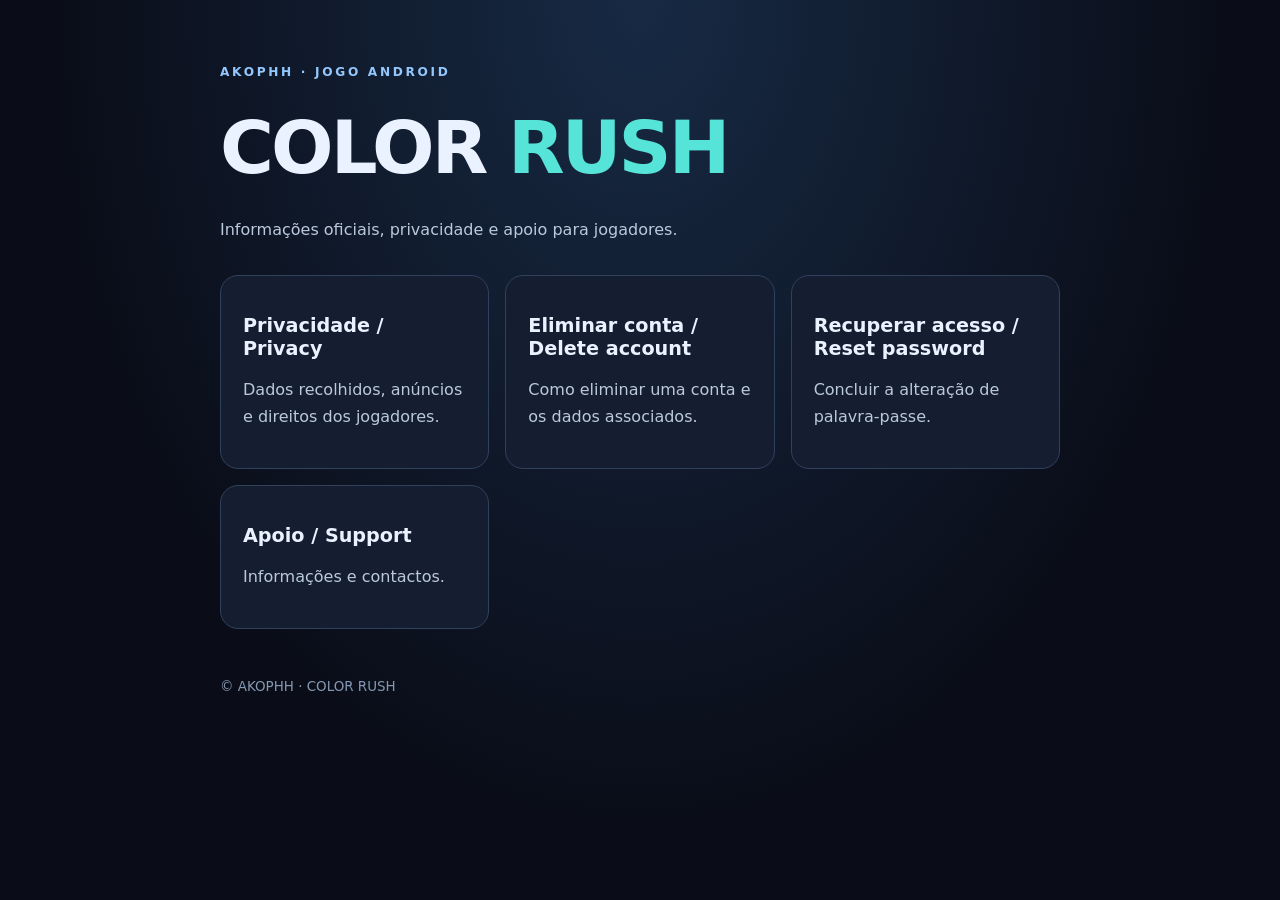
<file: index.html>
<!doctype html><html lang="pt"><head><meta charset="utf-8"><meta name="viewport" content="width=device-width, initial-scale=1"><title>COLOR RUSH | AKOPHH</title><link rel="stylesheet" href="style.css"><meta name="description" content="COLOR RUSH: suporte, privacidade e gestão de conta."></head><body><main class="shell"><header><div class="eyebrow">AKOPHH · JOGO ANDROID</div><h1>COLOR <span>RUSH</span></h1><p>Informações oficiais, privacidade e apoio para jogadores.</p></header><section class="cards"><a href="privacy.html"><h2>Privacidade / Privacy</h2><p>Dados recolhidos, anúncios e direitos dos jogadores.</p></a><a href="delete-account.html"><h2>Eliminar conta / Delete account</h2><p>Como eliminar uma conta e os dados associados.</p></a><a href="reset-password.html"><h2>Recuperar acesso / Reset password</h2><p>Concluir a alteração de palavra-passe.</p></a><a href="support.html"><h2>Apoio / Support</h2><p>Informações e contactos.</p></a></section><footer>© AKOPHH · COLOR RUSH</footer></main></body></html>
</file>
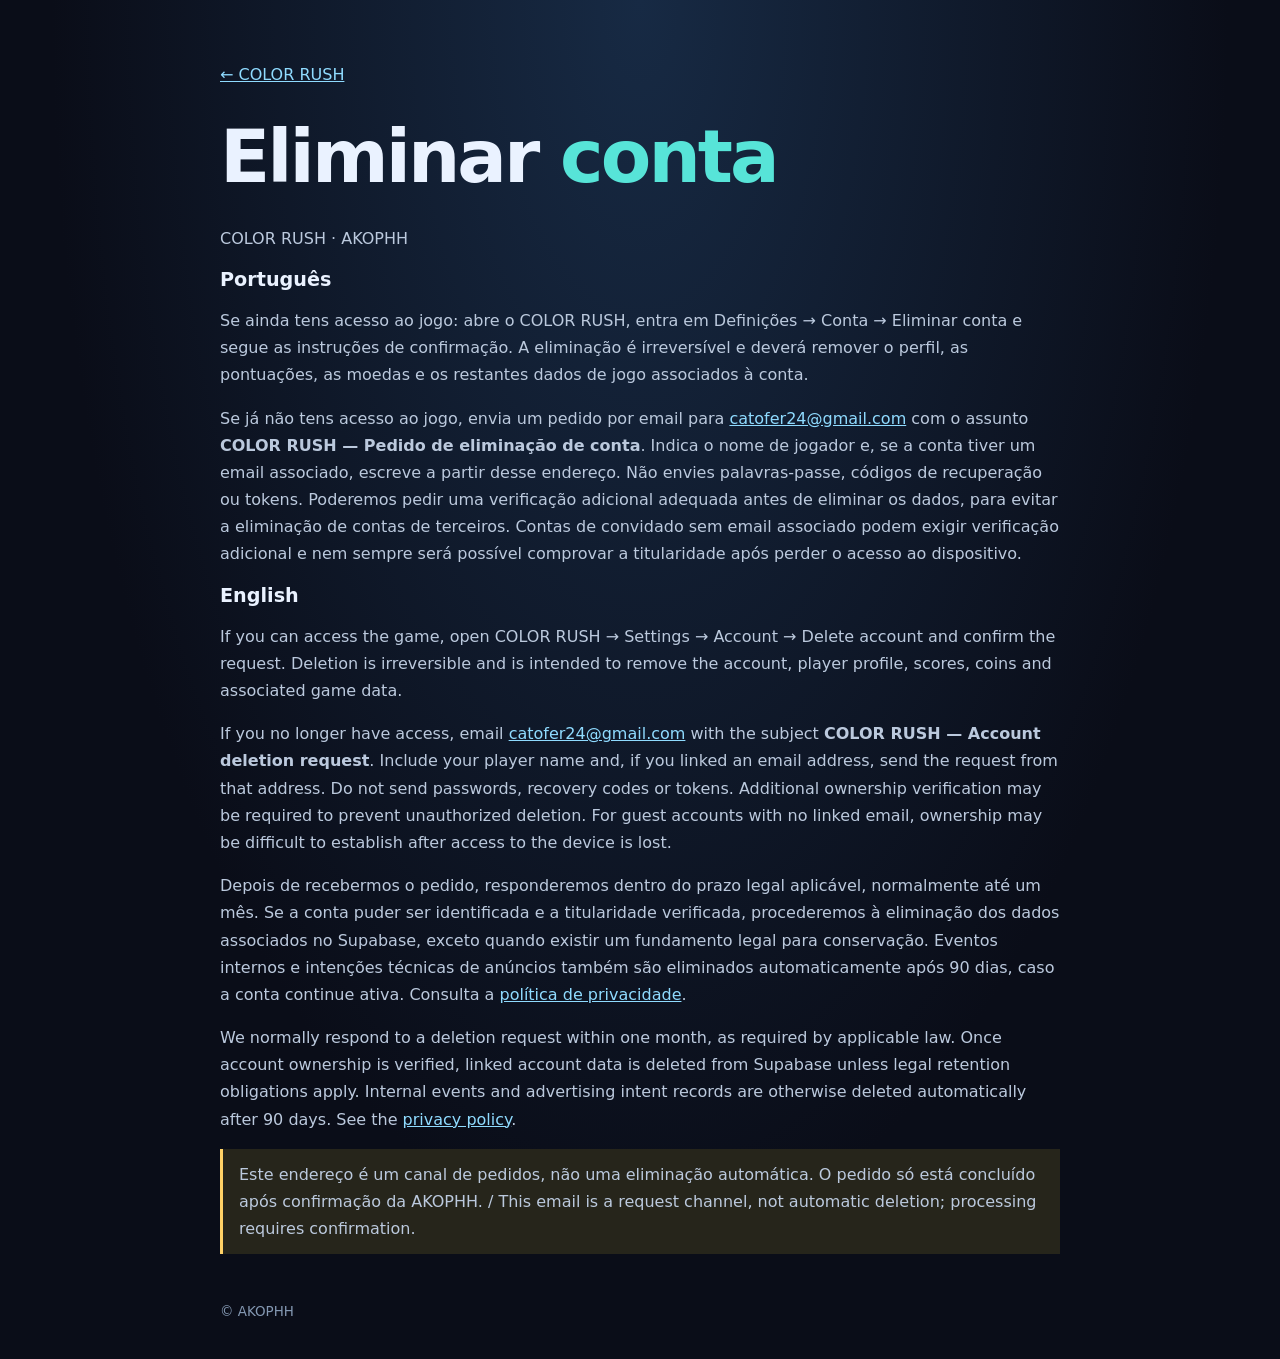
<file: delete-account.html>
<!doctype html><html lang="pt"><head><meta charset="utf-8"><meta name="viewport" content="width=device-width,initial-scale=1"><title>Eliminar conta / Delete account | COLOR RUSH</title><link rel="stylesheet" href="style.css"></head><body><main class="shell"><nav><a href="index.html">← COLOR RUSH</a></nav><h1>Eliminar <span>conta</span></h1><p>COLOR RUSH · AKOPHH</p><h2>Português</h2><p>Se ainda tens acesso ao jogo: abre o COLOR RUSH, entra em Definições → Conta → Eliminar conta e segue as instruções de confirmação. A eliminação é irreversível e deverá remover o perfil, as pontuações, as moedas e os restantes dados de jogo associados à conta.</p><p>Se já não tens acesso ao jogo, envia um pedido por email para <a href="mailto:catofer24@gmail.com?subject=COLOR%20RUSH%20-%20Pedido%20de%20eliminacao%20de%20conta">catofer24@gmail.com</a> com o assunto <strong>COLOR RUSH — Pedido de eliminação de conta</strong>. Indica o nome de jogador e, se a conta tiver um email associado, escreve a partir desse endereço. Não envies palavras-passe, códigos de recuperação ou tokens. Poderemos pedir uma verificação adicional adequada antes de eliminar os dados, para evitar a eliminação de contas de terceiros. Contas de convidado sem email associado podem exigir verificação adicional e nem sempre será possível comprovar a titularidade após perder o acesso ao dispositivo.</p><h2>English</h2><p>If you can access the game, open COLOR RUSH → Settings → Account → Delete account and confirm the request. Deletion is irreversible and is intended to remove the account, player profile, scores, coins and associated game data.</p><p>If you no longer have access, email <a href="mailto:catofer24@gmail.com?subject=COLOR%20RUSH%20-%20Account%20deletion%20request">catofer24@gmail.com</a> with the subject <strong>COLOR RUSH — Account deletion request</strong>. Include your player name and, if you linked an email address, send the request from that address. Do not send passwords, recovery codes or tokens. Additional ownership verification may be required to prevent unauthorized deletion. For guest accounts with no linked email, ownership may be difficult to establish after access to the device is lost.</p><p><p>Depois de recebermos o pedido, responderemos dentro do prazo legal aplicável, normalmente até um mês. Se a conta puder ser identificada e a titularidade verificada, procederemos à eliminação dos dados associados no Supabase, exceto quando existir um fundamento legal para conservação. Eventos internos e intenções técnicas de anúncios também são eliminados automaticamente após 90 dias, caso a conta continue ativa. Consulta a <a href="privacy.html">política de privacidade</a>.</p><p lang="en">We normally respond to a deletion request within one month, as required by applicable law. Once account ownership is verified, linked account data is deleted from Supabase unless legal retention obligations apply. Internal events and advertising intent records are otherwise deleted automatically after 90 days. See the <a href="privacy.html">privacy policy</a>.</p></p><p class="note">Este endereço é um canal de pedidos, não uma eliminação automática. O pedido só está concluído após confirmação da AKOPHH. / This email is a request channel, not automatic deletion; processing requires confirmation.</p><footer>© AKOPHH</footer></main></body></html>
</file>
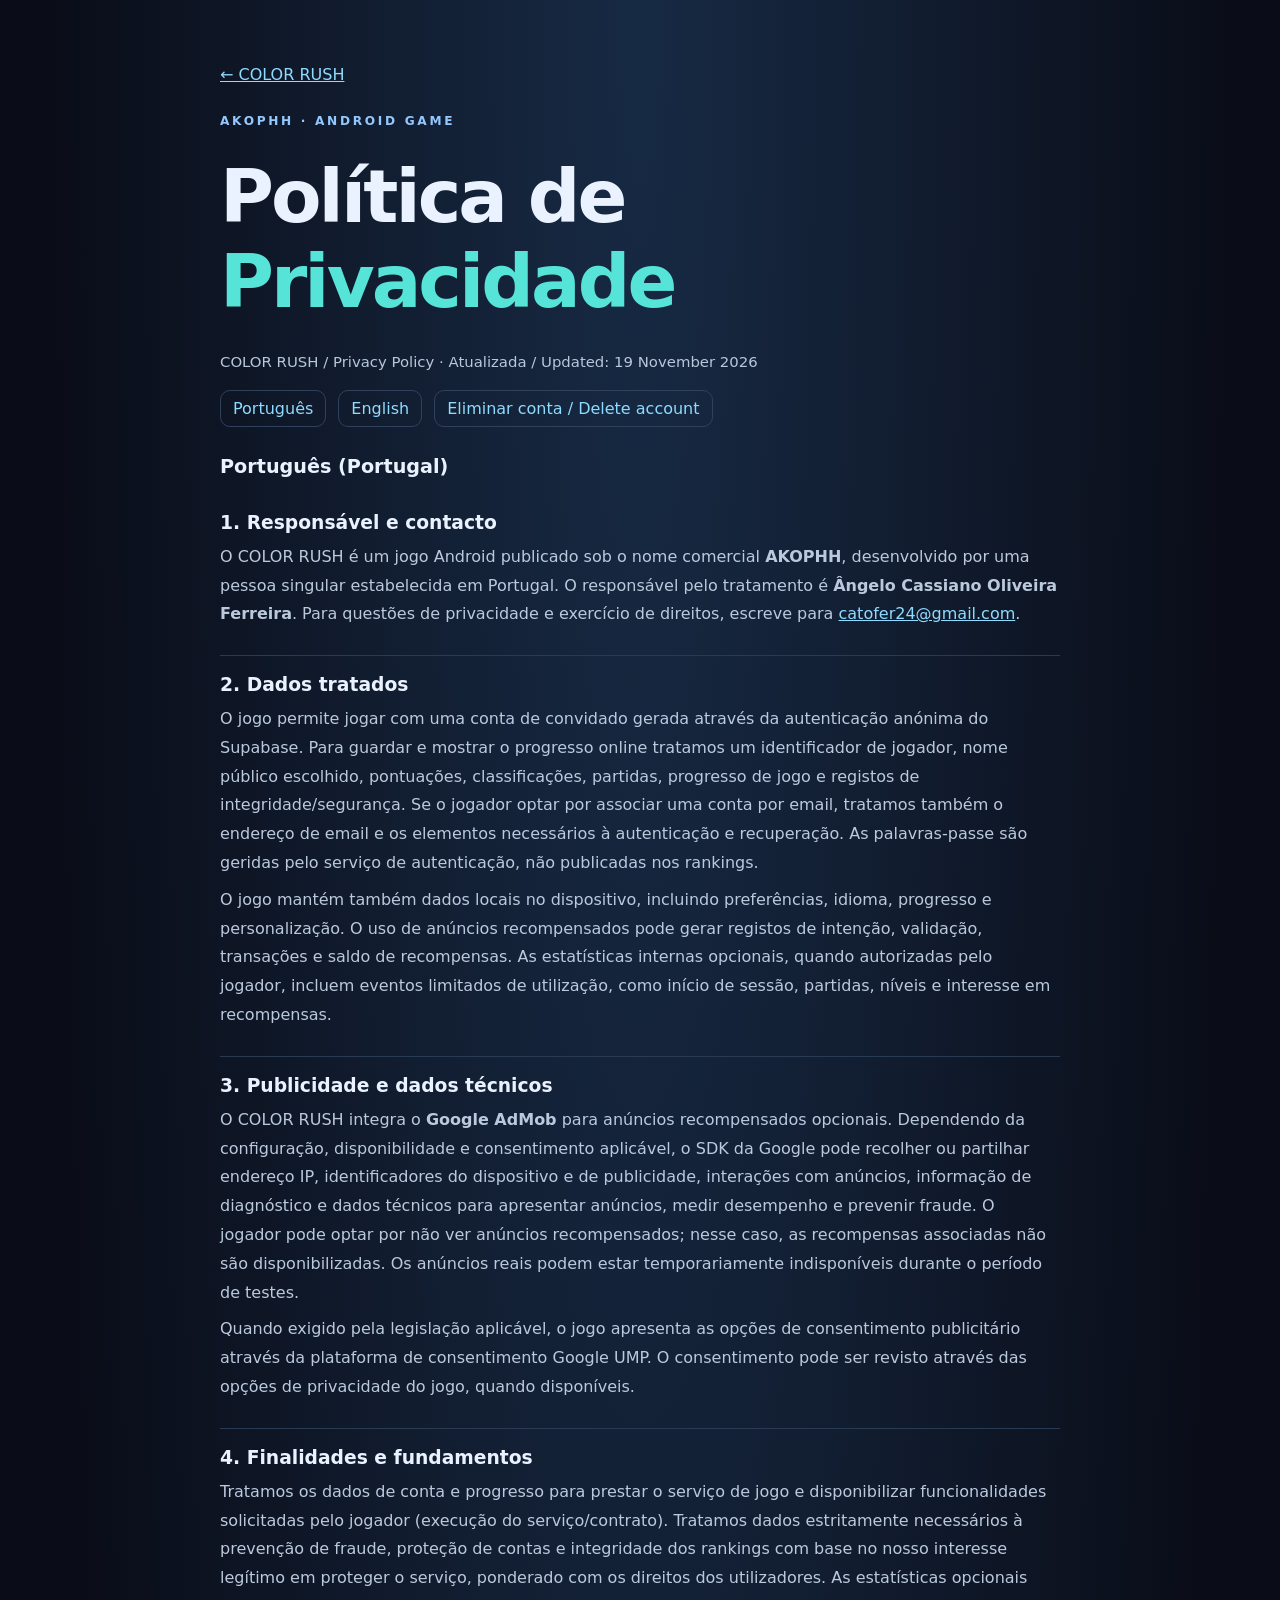
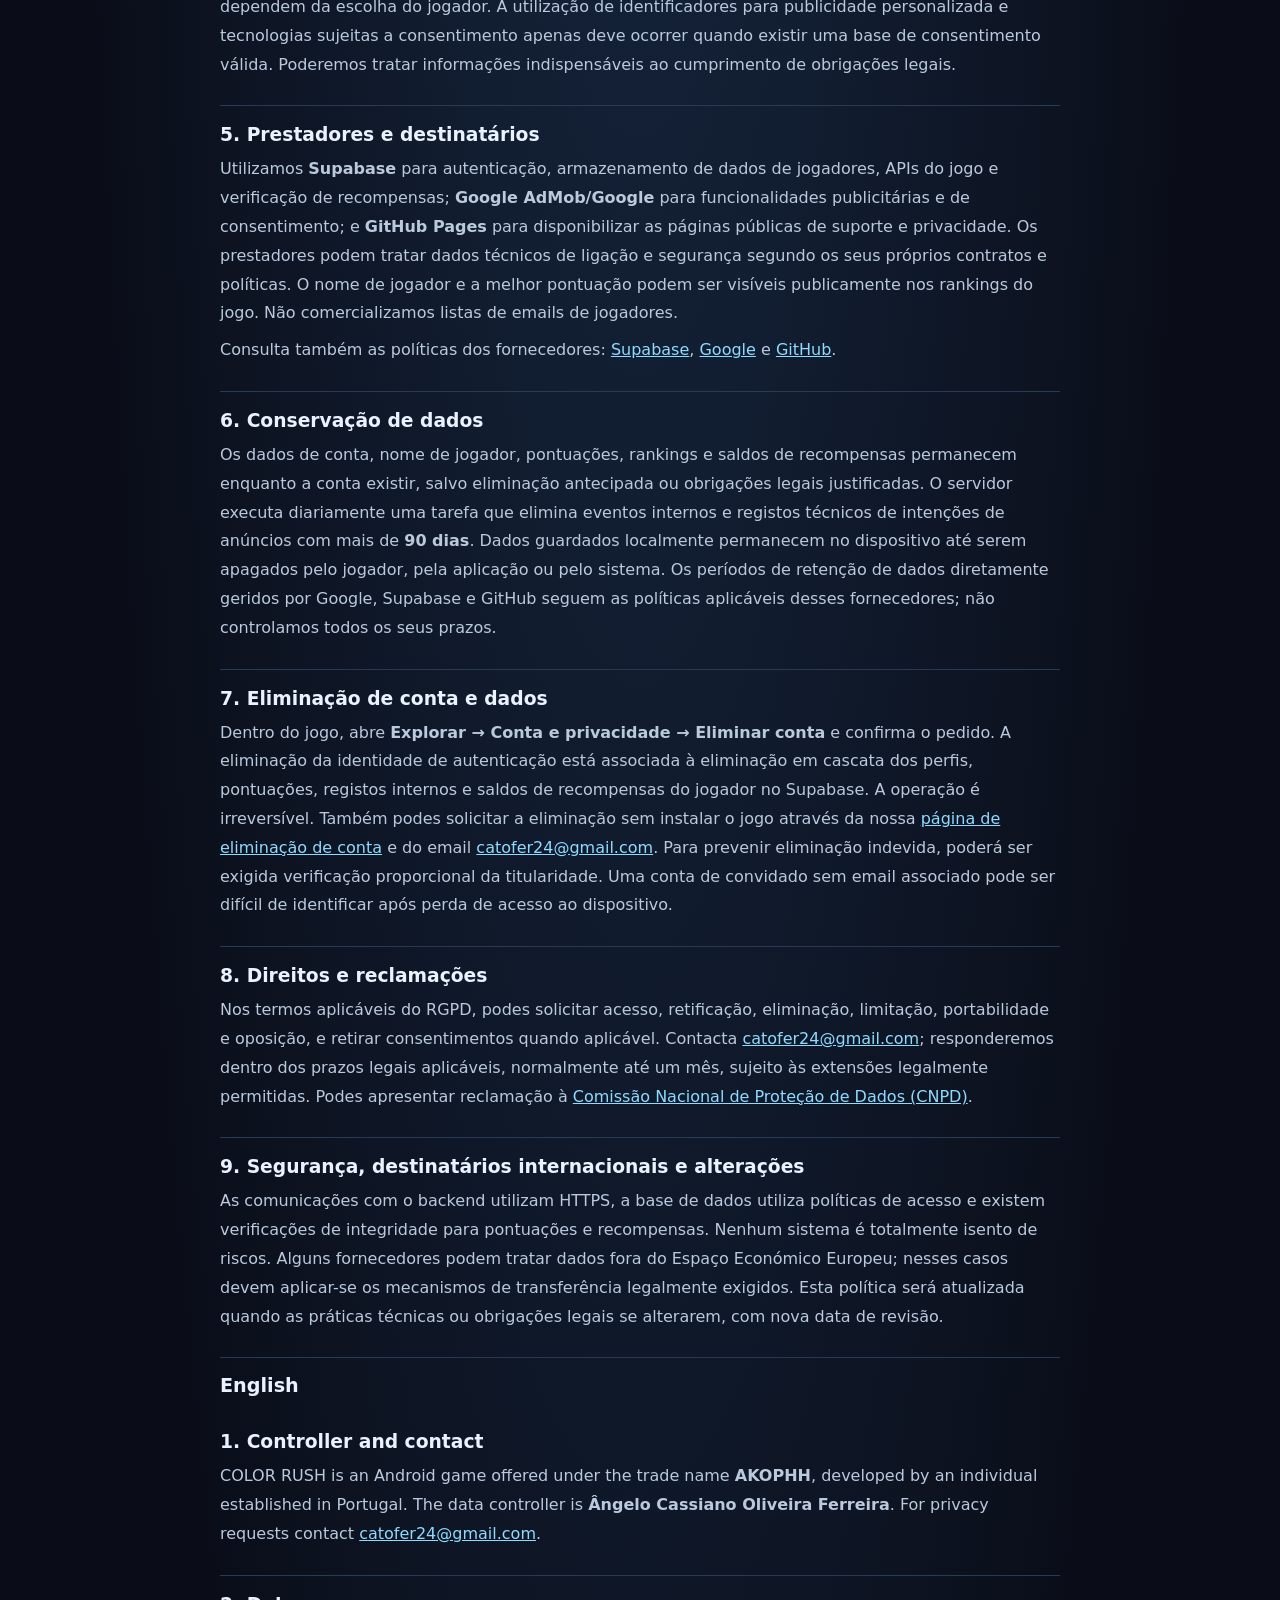
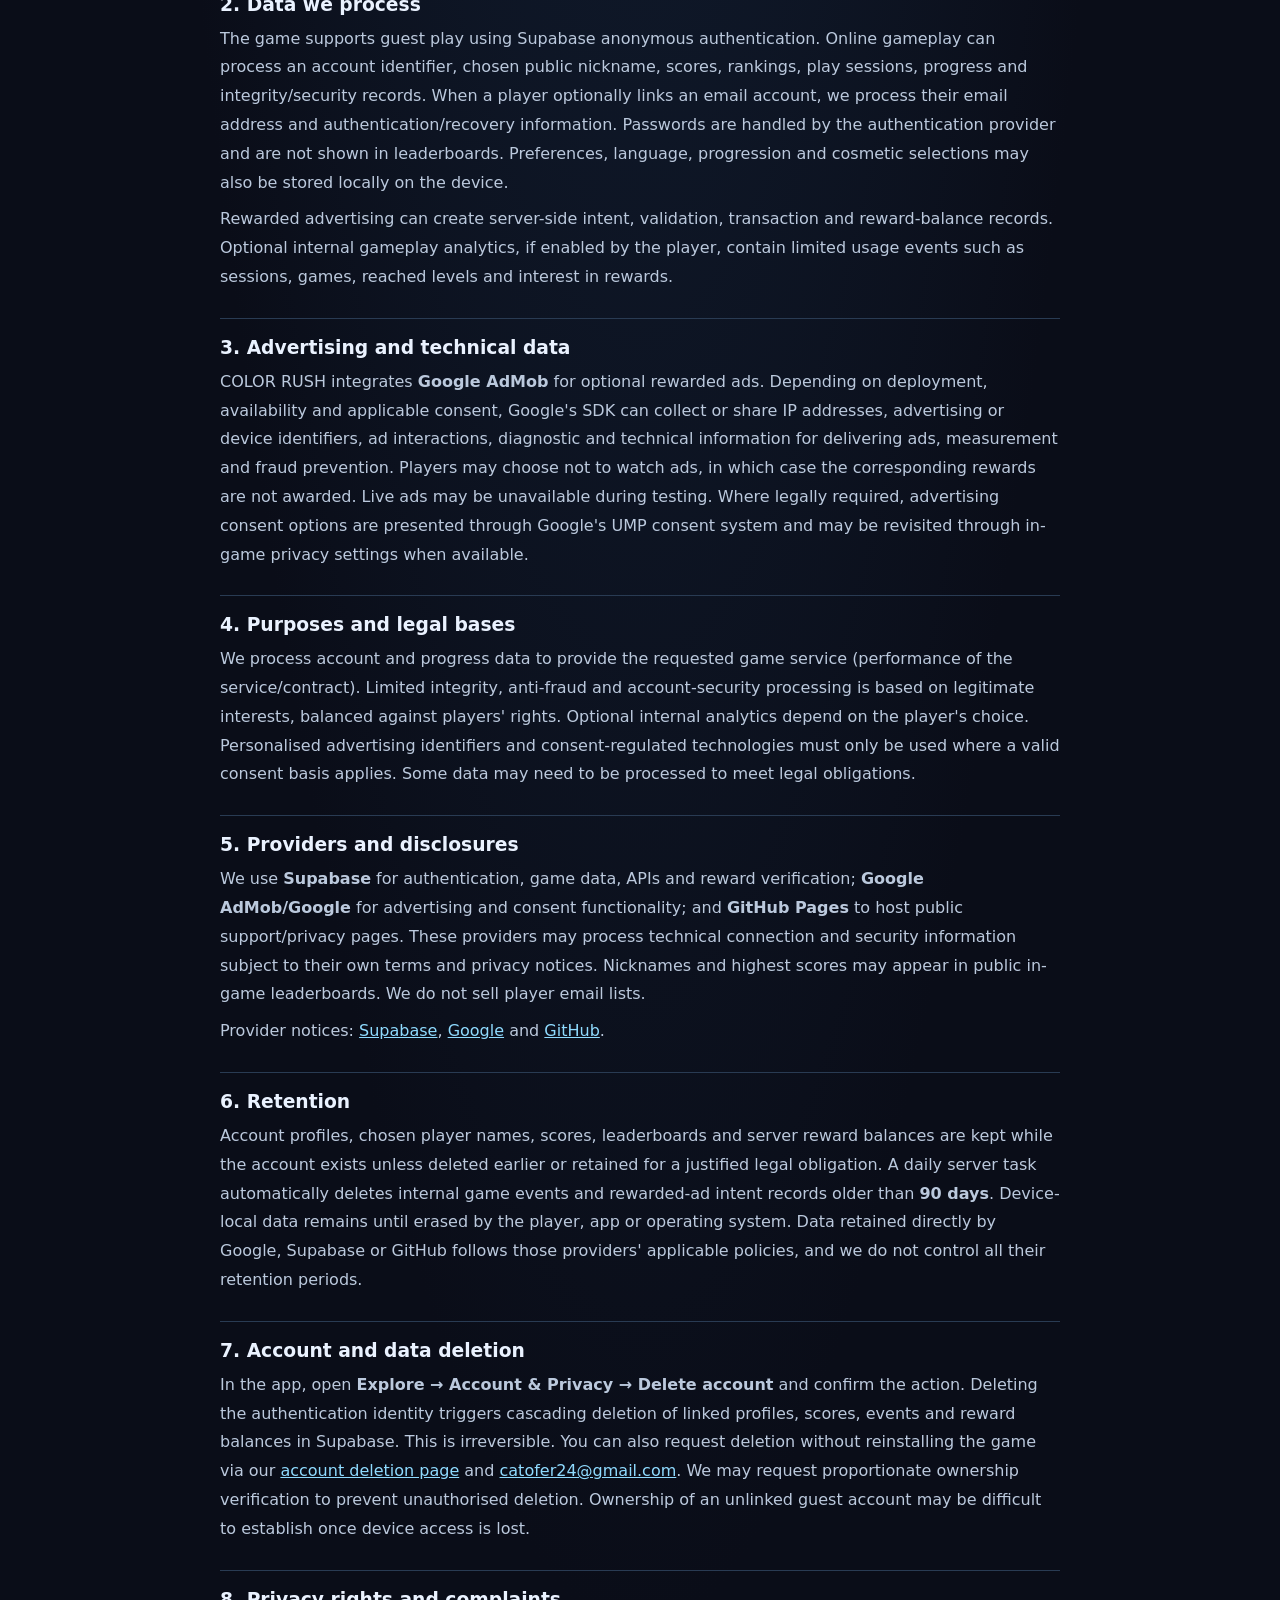
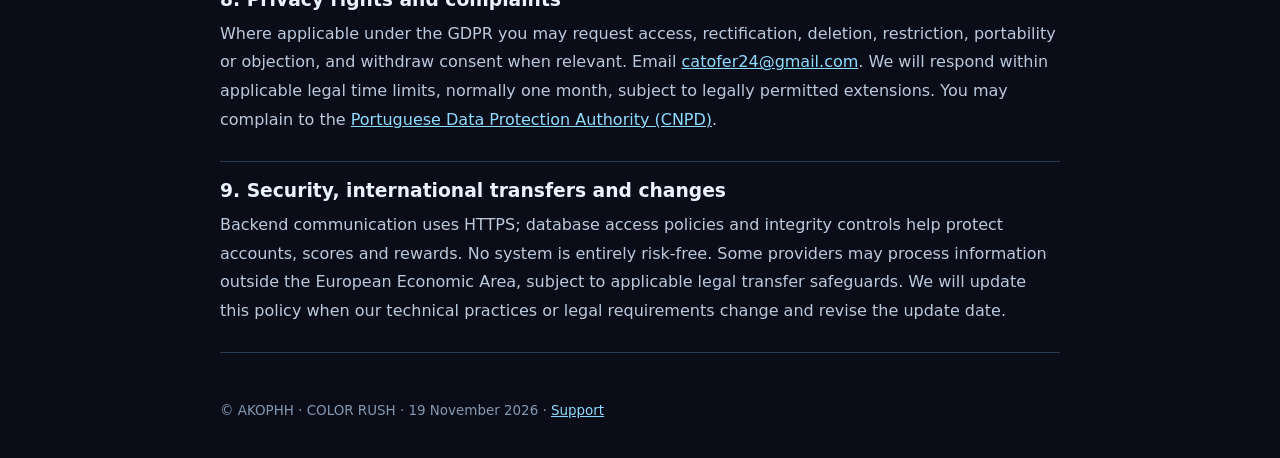
<file: privacy.html>
<!doctype html>
<html lang="pt">
<head>
<meta charset="utf-8"><meta name="viewport" content="width=device-width,initial-scale=1">
<meta name="referrer" content="strict-origin-when-cross-origin">
<title>Política de privacidade / Privacy Policy | COLOR RUSH — AKOPHH</title>
<meta name="description" content="Política de privacidade do jogo Android COLOR RUSH, da AKOPHH.">
<link rel="stylesheet" href="style.css">
<style>
.policy-nav{display:flex;gap:12px;flex-wrap:wrap;margin:15px 0 28px}
.policy-nav a{padding:8px 12px;border:1px solid #31415c;border-radius:10px;text-decoration:none}
.policy-section{padding:18px 0;border-bottom:1px solid #293b53}
.policy-section h3{margin:0 0 10px;color:#eaf2ff}
.policy-section p,.policy-section li{margin:8px 0;line-height:1.8}
.policy-meta{font-size:.93rem;color:#b7c7dc}
.policy-alert{border-left:3px solid #f4c66f;background:#2a2419;padding:15px;border-radius:8px;color:#f8e9c0}
</style>
</head>
<body><main class="shell">
<nav><a href="index.html">← COLOR RUSH</a></nav>
<div class="eyebrow">AKOPHH · ANDROID GAME</div>
<h1>Política de <span>Privacidade</span></h1>
<p class="policy-meta">COLOR RUSH / Privacy Policy · Atualizada / Updated: 19 November 2026</p>

<div class="policy-nav"><a href="#portugues">Português</a><a href="#english">English</a><a href="delete-account.html">Eliminar conta / Delete account</a></div>
<section id="portugues">
<h2>Português (Portugal)</h2>
<div class="policy-section"><h3>1. Responsável e contacto</h3><p>O COLOR RUSH é um jogo Android publicado sob o nome comercial <strong>AKOPHH</strong>, desenvolvido por uma pessoa singular estabelecida em Portugal. O responsável pelo tratamento é <strong>Ângelo Cassiano Oliveira Ferreira</strong>. Para questões de privacidade e exercício de direitos, escreve para <a href="mailto:catofer24@gmail.com?subject=COLOR%20RUSH%20-%20Privacidade">catofer24@gmail.com</a>.</p></div>
<div class="policy-section"><h3>2. Dados tratados</h3><p>O jogo permite jogar com uma conta de convidado gerada através da autenticação anónima do Supabase. Para guardar e mostrar o progresso online tratamos um identificador de jogador, nome público escolhido, pontuações, classificações, partidas, progresso de jogo e registos de integridade/segurança. Se o jogador optar por associar uma conta por email, tratamos também o endereço de email e os elementos necessários à autenticação e recuperação. As palavras-passe são geridas pelo serviço de autenticação, não publicadas nos rankings.</p><p>O jogo mantém também dados locais no dispositivo, incluindo preferências, idioma, progresso e personalização. O uso de anúncios recompensados pode gerar registos de intenção, validação, transações e saldo de recompensas. As estatísticas internas opcionais, quando autorizadas pelo jogador, incluem eventos limitados de utilização, como início de sessão, partidas, níveis e interesse em recompensas.</p></div>
<div class="policy-section"><h3>3. Publicidade e dados técnicos</h3><p>O COLOR RUSH integra o <strong>Google AdMob</strong> para anúncios recompensados opcionais. Dependendo da configuração, disponibilidade e consentimento aplicável, o SDK da Google pode recolher ou partilhar endereço IP, identificadores do dispositivo e de publicidade, interações com anúncios, informação de diagnóstico e dados técnicos para apresentar anúncios, medir desempenho e prevenir fraude. O jogador pode optar por não ver anúncios recompensados; nesse caso, as recompensas associadas não são disponibilizadas. Os anúncios reais podem estar temporariamente indisponíveis durante o período de testes.</p><p>Quando exigido pela legislação aplicável, o jogo apresenta as opções de consentimento publicitário através da plataforma de consentimento Google UMP. O consentimento pode ser revisto através das opções de privacidade do jogo, quando disponíveis.</p></div>
<div class="policy-section"><h3>4. Finalidades e fundamentos</h3><p>Tratamos os dados de conta e progresso para prestar o serviço de jogo e disponibilizar funcionalidades solicitadas pelo jogador (execução do serviço/contrato). Tratamos dados estritamente necessários à prevenção de fraude, proteção de contas e integridade dos rankings com base no nosso interesse legítimo em proteger o serviço, ponderado com os direitos dos utilizadores. As estatísticas opcionais dependem da escolha do jogador. A utilização de identificadores para publicidade personalizada e tecnologias sujeitas a consentimento apenas deve ocorrer quando existir uma base de consentimento válida. Poderemos tratar informações indispensáveis ao cumprimento de obrigações legais.</p></div>
<div class="policy-section"><h3>5. Prestadores e destinatários</h3><p>Utilizamos <strong>Supabase</strong> para autenticação, armazenamento de dados de jogadores, APIs do jogo e verificação de recompensas; <strong>Google AdMob/Google</strong> para funcionalidades publicitárias e de consentimento; e <strong>GitHub Pages</strong> para disponibilizar as páginas públicas de suporte e privacidade. Os prestadores podem tratar dados técnicos de ligação e segurança segundo os seus próprios contratos e políticas. O nome de jogador e a melhor pontuação podem ser visíveis publicamente nos rankings do jogo. Não comercializamos listas de emails de jogadores.</p><p>Consulta também as políticas dos fornecedores: <a href="https://supabase.com/privacy" target="_blank" rel="noopener noreferrer">Supabase</a>, <a href="https://policies.google.com/privacy" target="_blank" rel="noopener noreferrer">Google</a> e <a href="https://docs.github.com/en/site-policy/privacy-policies/github-general-privacy-statement" target="_blank" rel="noopener noreferrer">GitHub</a>.</p></div>
<div class="policy-section"><h3>6. Conservação de dados</h3><p>Os dados de conta, nome de jogador, pontuações, rankings e saldos de recompensas permanecem enquanto a conta existir, salvo eliminação antecipada ou obrigações legais justificadas. O servidor executa diariamente uma tarefa que elimina eventos internos e registos técnicos de intenções de anúncios com mais de <strong>90 dias</strong>. Dados guardados localmente permanecem no dispositivo até serem apagados pelo jogador, pela aplicação ou pelo sistema. Os períodos de retenção de dados diretamente geridos por Google, Supabase e GitHub seguem as políticas aplicáveis desses fornecedores; não controlamos todos os seus prazos.</p></div>
<div class="policy-section"><h3>7. Eliminação de conta e dados</h3><p>Dentro do jogo, abre <strong>Explorar → Conta e privacidade → Eliminar conta</strong> e confirma o pedido. A eliminação da identidade de autenticação está associada à eliminação em cascata dos perfis, pontuações, registos internos e saldos de recompensas do jogador no Supabase. A operação é irreversível. Também podes solicitar a eliminação sem instalar o jogo através da nossa <a href="delete-account.html">página de eliminação de conta</a> e do email <a href="mailto:catofer24@gmail.com?subject=COLOR%20RUSH%20-%20Eliminar%20conta">catofer24@gmail.com</a>. Para prevenir eliminação indevida, poderá ser exigida verificação proporcional da titularidade. Uma conta de convidado sem email associado pode ser difícil de identificar após perda de acesso ao dispositivo.</p></div>
<div class="policy-section"><h3>8. Direitos e reclamações</h3><p>Nos termos aplicáveis do RGPD, podes solicitar acesso, retificação, eliminação, limitação, portabilidade e oposição, e retirar consentimentos quando aplicável. Contacta <a href="mailto:catofer24@gmail.com?subject=COLOR%20RUSH%20-%20Direitos%20RGPD">catofer24@gmail.com</a>; responderemos dentro dos prazos legais aplicáveis, normalmente até um mês, sujeito às extensões legalmente permitidas. Podes apresentar reclamação à <a href="https://www.cnpd.pt/" target="_blank" rel="noopener noreferrer">Comissão Nacional de Proteção de Dados (CNPD)</a>.</p></div>
<div class="policy-section"><h3>9. Segurança, destinatários internacionais e alterações</h3><p>As comunicações com o backend utilizam HTTPS, a base de dados utiliza políticas de acesso e existem verificações de integridade para pontuações e recompensas. Nenhum sistema é totalmente isento de riscos. Alguns fornecedores podem tratar dados fora do Espaço Económico Europeu; nesses casos devem aplicar-se os mecanismos de transferência legalmente exigidos. Esta política será atualizada quando as práticas técnicas ou obrigações legais se alterarem, com nova data de revisão.</p></div>
</section>
<section id="english">
<h2>English</h2>
<div class="policy-section"><h3>1. Controller and contact</h3><p>COLOR RUSH is an Android game offered under the trade name <strong>AKOPHH</strong>, developed by an individual established in Portugal. The data controller is <strong>Ângelo Cassiano Oliveira Ferreira</strong>. For privacy requests contact <a href="mailto:catofer24@gmail.com?subject=COLOR%20RUSH%20-%20Privacy">catofer24@gmail.com</a>.</p></div>
<div class="policy-section"><h3>2. Data we process</h3><p>The game supports guest play using Supabase anonymous authentication. Online gameplay can process an account identifier, chosen public nickname, scores, rankings, play sessions, progress and integrity/security records. When a player optionally links an email account, we process their email address and authentication/recovery information. Passwords are handled by the authentication provider and are not shown in leaderboards. Preferences, language, progression and cosmetic selections may also be stored locally on the device.</p><p>Rewarded advertising can create server-side intent, validation, transaction and reward-balance records. Optional internal gameplay analytics, if enabled by the player, contain limited usage events such as sessions, games, reached levels and interest in rewards.</p></div>
<div class="policy-section"><h3>3. Advertising and technical data</h3><p>COLOR RUSH integrates <strong>Google AdMob</strong> for optional rewarded ads. Depending on deployment, availability and applicable consent, Google's SDK can collect or share IP addresses, advertising or device identifiers, ad interactions, diagnostic and technical information for delivering ads, measurement and fraud prevention. Players may choose not to watch ads, in which case the corresponding rewards are not awarded. Live ads may be unavailable during testing. Where legally required, advertising consent options are presented through Google's UMP consent system and may be revisited through in-game privacy settings when available.</p></div>
<div class="policy-section"><h3>4. Purposes and legal bases</h3><p>We process account and progress data to provide the requested game service (performance of the service/contract). Limited integrity, anti-fraud and account-security processing is based on legitimate interests, balanced against players' rights. Optional internal analytics depend on the player's choice. Personalised advertising identifiers and consent-regulated technologies must only be used where a valid consent basis applies. Some data may need to be processed to meet legal obligations.</p></div>
<div class="policy-section"><h3>5. Providers and disclosures</h3><p>We use <strong>Supabase</strong> for authentication, game data, APIs and reward verification; <strong>Google AdMob/Google</strong> for advertising and consent functionality; and <strong>GitHub Pages</strong> to host public support/privacy pages. These providers may process technical connection and security information subject to their own terms and privacy notices. Nicknames and highest scores may appear in public in-game leaderboards. We do not sell player email lists.</p><p>Provider notices: <a href="https://supabase.com/privacy" target="_blank" rel="noopener noreferrer">Supabase</a>, <a href="https://policies.google.com/privacy" target="_blank" rel="noopener noreferrer">Google</a> and <a href="https://docs.github.com/en/site-policy/privacy-policies/github-general-privacy-statement" target="_blank" rel="noopener noreferrer">GitHub</a>.</p></div>
<div class="policy-section"><h3>6. Retention</h3><p>Account profiles, chosen player names, scores, leaderboards and server reward balances are kept while the account exists unless deleted earlier or retained for a justified legal obligation. A daily server task automatically deletes internal game events and rewarded-ad intent records older than <strong>90 days</strong>. Device-local data remains until erased by the player, app or operating system. Data retained directly by Google, Supabase or GitHub follows those providers' applicable policies, and we do not control all their retention periods.</p></div>
<div class="policy-section"><h3>7. Account and data deletion</h3><p>In the app, open <strong>Explore → Account &amp; Privacy → Delete account</strong> and confirm the action. Deleting the authentication identity triggers cascading deletion of linked profiles, scores, events and reward balances in Supabase. This is irreversible. You can also request deletion without reinstalling the game via our <a href="delete-account.html">account deletion page</a> and <a href="mailto:catofer24@gmail.com?subject=COLOR%20RUSH%20-%20Account%20deletion">catofer24@gmail.com</a>. We may request proportionate ownership verification to prevent unauthorised deletion. Ownership of an unlinked guest account may be difficult to establish once device access is lost.</p></div>
<div class="policy-section"><h3>8. Privacy rights and complaints</h3><p>Where applicable under the GDPR you may request access, rectification, deletion, restriction, portability or objection, and withdraw consent when relevant. Email <a href="mailto:catofer24@gmail.com?subject=COLOR%20RUSH%20-%20GDPR%20request">catofer24@gmail.com</a>. We will respond within applicable legal time limits, normally one month, subject to legally permitted extensions. You may complain to the <a href="https://www.cnpd.pt/" target="_blank" rel="noopener noreferrer">Portuguese Data Protection Authority (CNPD)</a>.</p></div>
<div class="policy-section"><h3>9. Security, international transfers and changes</h3><p>Backend communication uses HTTPS; database access policies and integrity controls help protect accounts, scores and rewards. No system is entirely risk-free. Some providers may process information outside the European Economic Area, subject to applicable legal transfer safeguards. We will update this policy when our technical practices or legal requirements change and revise the update date.</p></div>
</section>
<footer>© AKOPHH · COLOR RUSH · 19 November 2026 · <a href="support.html">Support</a></footer>
</main></body></html>
</file>
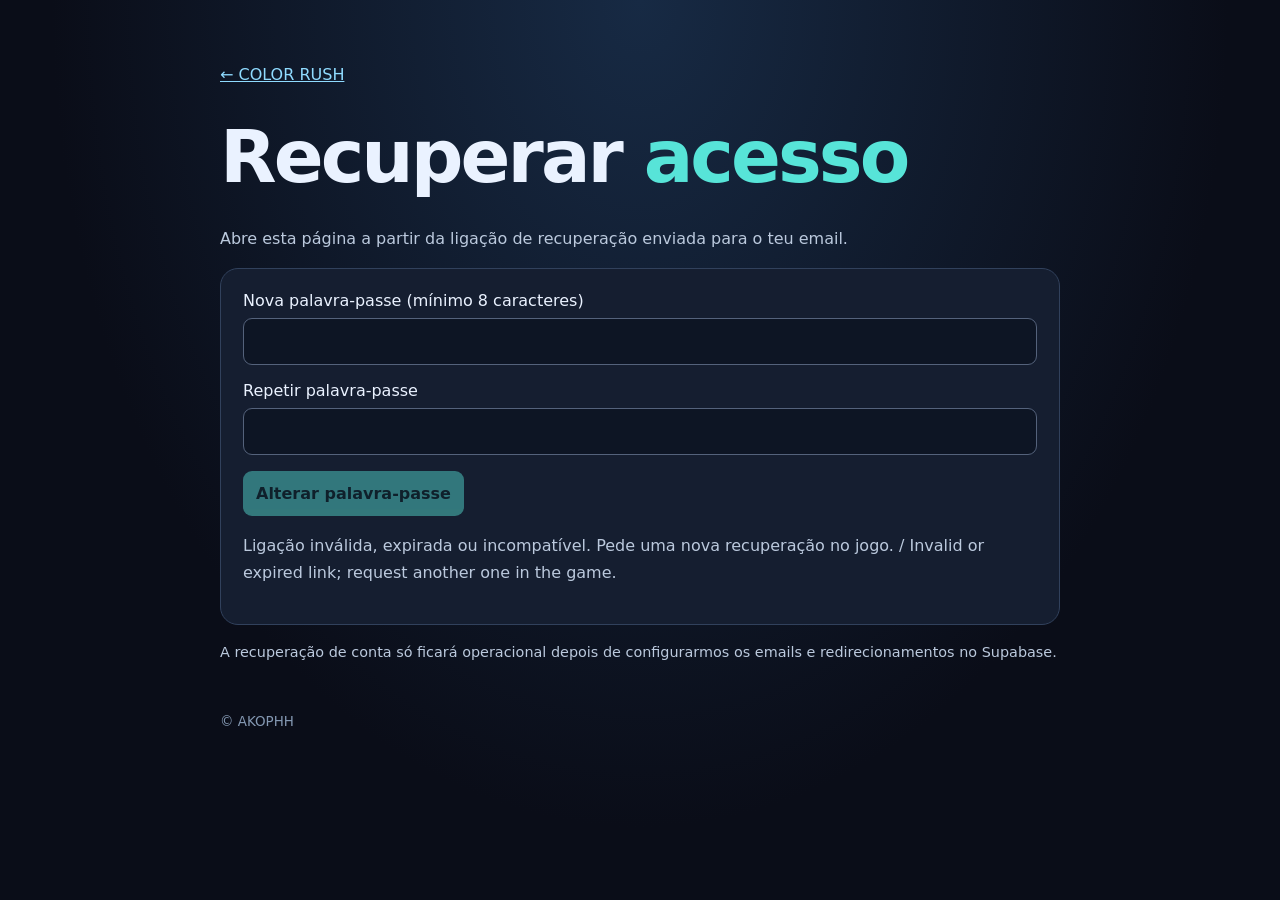
<file: reset-password.html>
<!doctype html><html lang="pt"><head><meta charset="utf-8"><meta name="viewport" content="width=device-width,initial-scale=1"><title>Nova palavra-passe | COLOR RUSH</title><link rel="stylesheet" href="style.css"></head><body><main class="shell"><nav><a href="index.html">← COLOR RUSH</a></nav><h1>Recuperar <span>acesso</span></h1><p>Abre esta página a partir da ligação de recuperação enviada para o teu email.</p><div class="panel"><label for="pw">Nova palavra-passe (mínimo 8 caracteres)</label><input type="password" id="pw" minlength="8" autocomplete="new-password"><label for="confirm">Repetir palavra-passe</label><input type="password" id="confirm" autocomplete="new-password"><button id="save" disabled>Alterar palavra-passe</button><p id="msg" aria-live="polite">A verificar ligação de recuperação…</p></div><p class="muted">A recuperação de conta só ficará operacional depois de configurarmos os emails e redirecionamentos no Supabase.</p><footer>© AKOPHH</footer></main><script type="module" src="reset-password.js"></script></body></html>
</file>
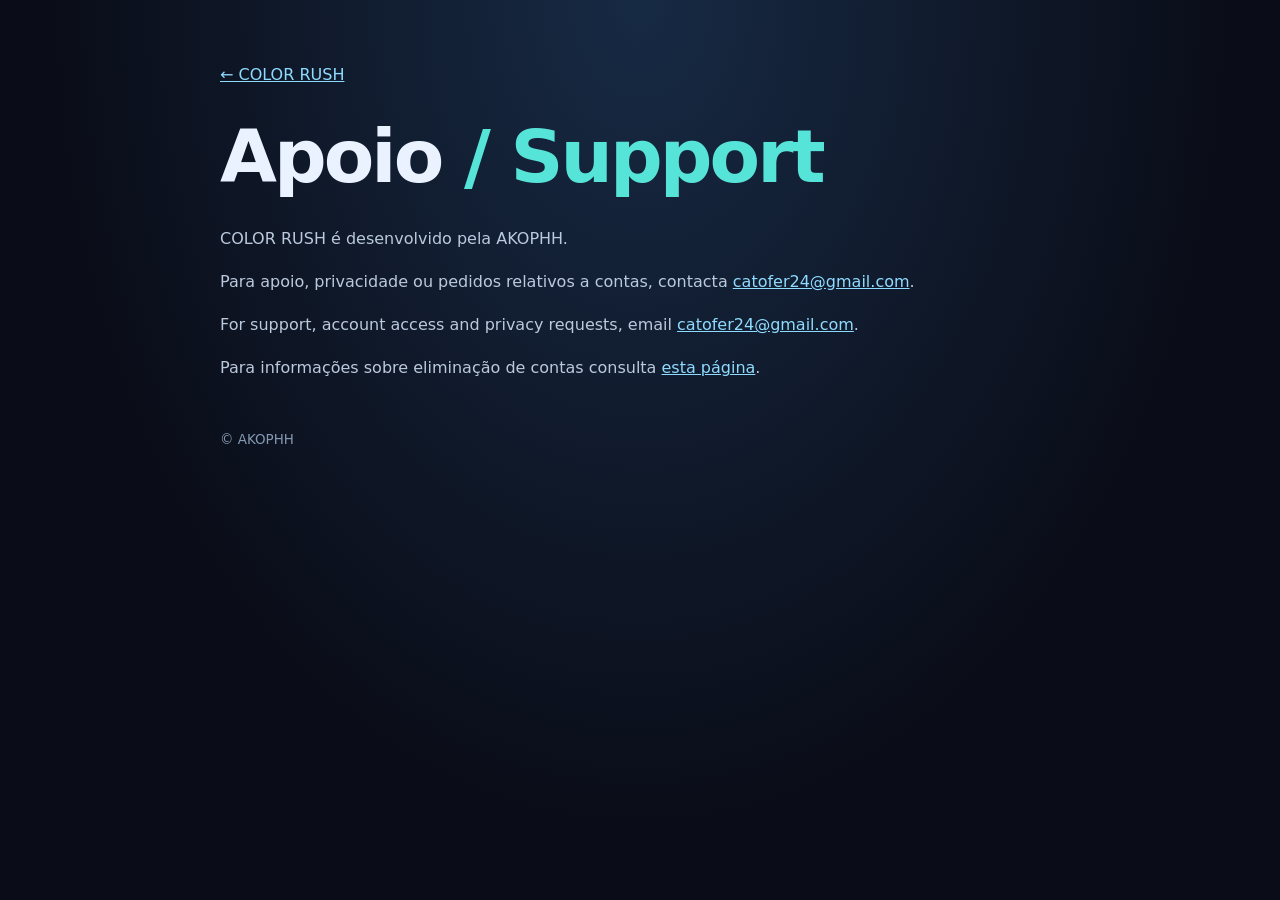
<file: support.html>
<!doctype html><html lang="pt"><head><meta charset="utf-8"><meta name="viewport" content="width=device-width,initial-scale=1"><title>Suporte / Support | COLOR RUSH</title><link rel="stylesheet" href="style.css"></head><body><main class="shell"><nav><a href="index.html">← COLOR RUSH</a></nav><h1>Apoio <span>/ Support</span></h1><p>COLOR RUSH é desenvolvido pela AKOPHH.</p><p>Para apoio, privacidade ou pedidos relativos a contas, contacta <a href="mailto:catofer24@gmail.com?subject=COLOR%20RUSH%20-%20Suporte">catofer24@gmail.com</a>.</p><p>For support, account access and privacy requests, email <a href="mailto:catofer24@gmail.com?subject=COLOR%20RUSH%20-%20Support">catofer24@gmail.com</a>.</p><p>Para informações sobre eliminação de contas consulta <a href="delete-account.html">esta página</a>.</p><footer>© AKOPHH</footer></main></body></html>
</file>
<file: style.css>
:root{color-scheme:dark;font-family:system-ui,-apple-system,Segoe UI,Roboto,sans-serif;background:#0a0d18;color:#eaf2ff}*{box-sizing:border-box}body{margin:0;background:radial-gradient(ellipse at top,#172a44 0%,#0a0d18 65%);min-height:100vh}.shell{width:min(840px,90%);margin:0 auto;padding:65px 0 40px}header{margin-bottom:32px}.eyebrow{color:#94c7fd;font-weight:700;letter-spacing:.22em;font-size:.76rem}h1{font-size:clamp(2.2rem,7vw,4.6rem);letter-spacing:-.04em;margin:.35em 0}h1 span{color:#57e4d8}h2{font-size:1.2rem}p,li{line-height:1.7;color:#bbc9dd}.cards{display:grid;grid-template-columns:repeat(auto-fit,minmax(260px,1fr));gap:16px}.cards a,.panel{background:#151e30;border:1px solid #31415c;border-radius:18px;padding:22px;color:inherit;text-decoration:none}.cards a:hover{border-color:#57e4d8}a{color:#8fdbff}footer{font-size:.84rem;color:#8498b2;margin-top:50px}nav{margin-bottom:30px}button,input{font:inherit;padding:13px;border-radius:9px}button{border:0;background:#57e4d8;color:#092327;font-weight:750;cursor:pointer}button:disabled{opacity:.45}input{background:#0d1524;border:1px solid #54627b;color:white;width:100%;margin:8px 0 16px}.note{border-left:3px solid #ffd166;padding:12px 16px;background:#26251b}.muted{font-size:.9rem}code{overflow-wrap:anywhere}
</file>
